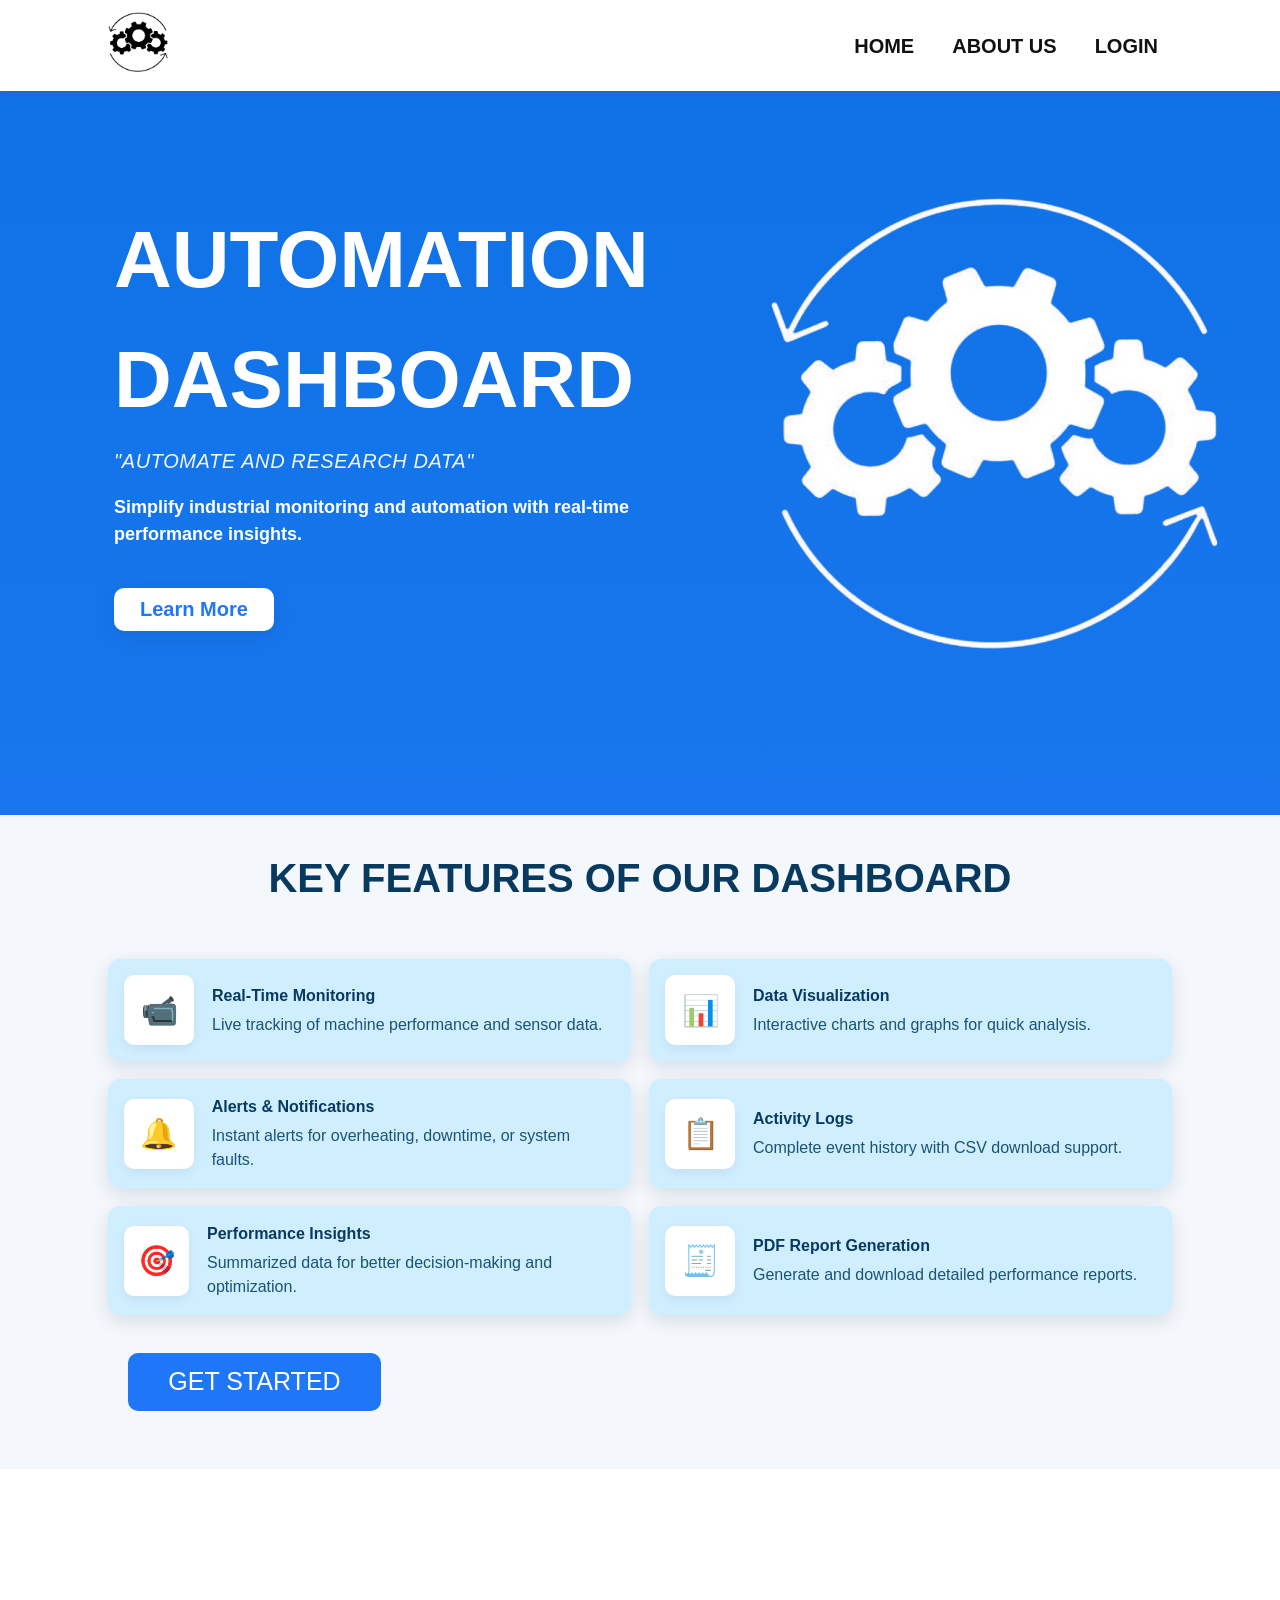
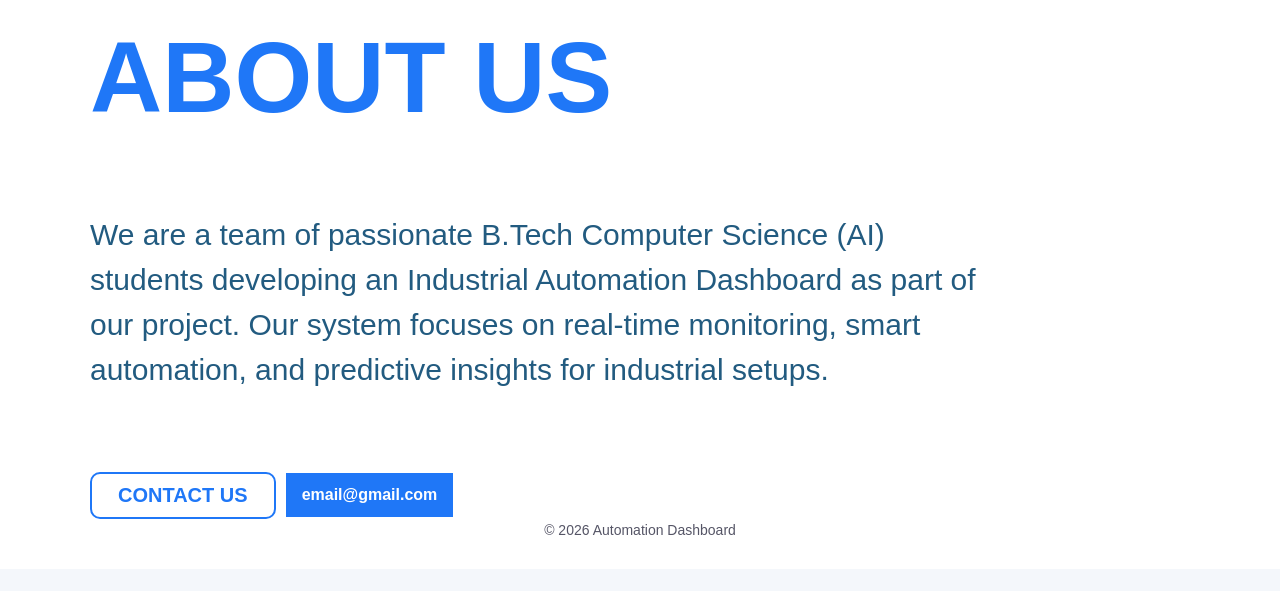
<file: static/home.html>
<!DOCTYPE html>
<html lang="en">
<head>
  <meta charset="utf-8" />
  <meta name="viewport" content="width=device-width, initial-scale=1" />
  <title>Automation Dashboard — Home</title>
  <link rel="stylesheet" href="home.css" />
</head>
<body>
  <!-- HEADER -->
  <header class="site-header">
    <div class="header-inner">
      <div class="logo">
        <img src="logo.png" alt="Automation Dashboard Logo" class="logo-img" />
      </div>

      <nav class="main-nav">
        <a href="#home" class="nav-link">HOME</a>
        <a href="#about" class="nav-link">ABOUT US</a>
        <a href="login.html" class="nav-link cta">LOGIN</a>
      </nav>
    </div>
  </header>

  <!-- MAIN CONTENT -->
  <main id="home">
    <!-- HERO -->
    <section class="hero">
      <div class="hero-inner">
        <div class="hero-left">
          <h1 class="hero-title">AUTOMATION DASHBOARD</h1>
          <p class="hero-tag">"AUTOMATE AND RESEARCH DATA"</p>

          <p class="hero-sub">
            Simplify industrial monitoring and automation with real-time performance insights.
          </p>

          <button id="getStarted" class="btn primary">Learn More</button>
        </div>

        <div class="hero-right">
          <img src="main_logo.png" alt="Dashboard Illustration" class="hero-img" />
        </div>
      </div>
    </section>

    <!-- FEATURES TITLE -->
    <section class="features-title">
      <div class="title-inner">
        <h2>KEY FEATURES OF OUR DASHBOARD</h2>
      </div>
    </section>

    <!-- FEATURES -->
    <section class="features" id="features">
      <div class="feature">
        <div class="feature-icon">📹</div>
        <div class="feature-body">
          <h3>Real-Time Monitoring</h3>
          <p>Live tracking of machine performance and sensor data.</p>
        </div>
      </div>

      <div class="feature">
        <div class="feature-icon">📊</div>
        <div class="feature-body">
          <h3>Data Visualization</h3>
          <p>Interactive charts and graphs for quick analysis.</p>
        </div>
      </div>

      <div class="feature">
        <div class="feature-icon">🔔</div>
        <div class="feature-body">
          <h3>Alerts & Notifications</h3>
          <p>Instant alerts for overheating, downtime, or system faults.</p>
        </div>
      </div>

      <div class="feature">
        <div class="feature-icon">📋</div>
        <div class="feature-body">
          <h3>Activity Logs</h3>
          <p>Complete event history with CSV download support.</p>
        </div>
      </div>

      <div class="feature">
        <div class="feature-icon">🎯</div>
        <div class="feature-body">
          <h3>Performance Insights</h3>
          <p>Summarized data for better decision-making and optimization.</p>
        </div>
      </div>

      <div class="feature">
        <div class="feature-icon">🧾</div>
        <div class="feature-body">
          <h3>PDF Report Generation</h3>
          <p>Generate and download detailed performance reports.</p>
        </div>
      </div>
      </div>
      <div class="getStarted">
        <a href="#registor" >GET STARTED</a></div>
    </section>

    <!-- ABOUT -->
    <section class="about" id="about">
      <div class="about-inner">
        <h2>ABOUT US</h2>
        <p class="about-text">
          We are a team of passionate B.Tech Computer Science (AI) students developing an
          Industrial Automation Dashboard as part of our project. Our system focuses on real-time
          monitoring, smart automation, and predictive insights for industrial setups.
        </p>

        <div class="contact-row">
          <button class="btn outline" id="contactBtn">CONTACT US</button>
          <div class="email-pill">email@gmail.com</div>
        </div>
      </div>
    </section>

    <!-- LOGIN ANCHOR -->
    <div id="login" style="height:1px; margin-top:-100px;"> 
    </div>
  </main>

  <!-- FOOTER -->
  <footer class="site-footer">
    <div class="footer-inner">
      <span>© <span id="year"></span> Automation Dashboard</span>
    </div>
  </footer>

  <script src="home.js"></script>
</body>
</html>
</file>
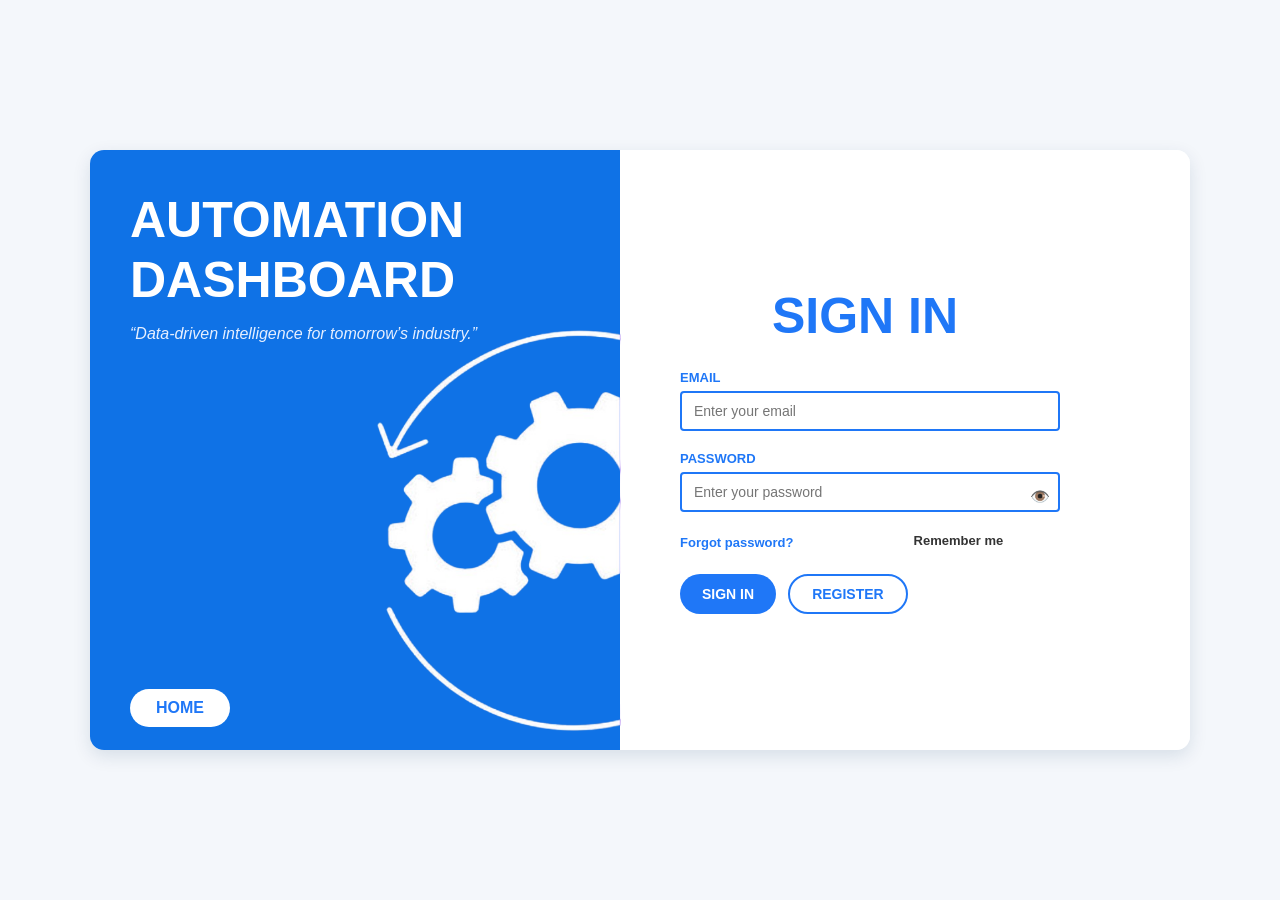
<file: static/login.html>
<!DOCTYPE html>
<html lang="en">
<head>
  <meta charset="UTF-8" />
  <meta name="viewport" content="width=device-width, initial-scale=1.0" />
  <title>Login - Automation Dashboard</title>
  <link rel="stylesheet" href="login.css" />
</head>
<body>
  <div class="login-container">
    <!-- LEFT BLUE PANEL -->
    <div class="login-left">
      <div class="logo-area">
        <h1>AUTOMATION<br>DASHBOARD</h1>
        <p class="tagline">“Data-driven intelligence for tomorrow’s industry.”</p>
        <img src="login_logo.png" alt="Automation Dashboard Graphic" class="side-img" />
      </div>
      <a href="home.html" class="home-btn">HOME</a>
    </div>

    <!-- RIGHT WHITE PANEL -->
    <div class="login-right">
      <h2 class="form-title">SIGN IN</h2>

      <form class="login-form" id="loginForm">
        <div class="input-group">
          <label for="email">EMAIL</label>
          <input type="email" id="email" placeholder="Enter your email" required />
        </div>

        <div class="input-group password-group">
          <label for="password">PASSWORD</label>
          <input type="password" id="password" placeholder="Enter your password" required />
          <span id="togglePassword" class="toggle-icon">👁️</span>
        </div>

        <div class="options">
          <a href="#" class="forgot">Forgot password?</a>
          <label class="remember"><input type="checkbox" /> Remember me</label>
        </div>

        <div class="btn-row">
          <button type="submit" class="btn primary">SIGN IN</button>
          <a href="register.html" class="btn outline">REGISTER</a>
        </div>
      </form>
    </div>
  </div>

  <script src="login.js"></script>
</body>
</html>
</file>
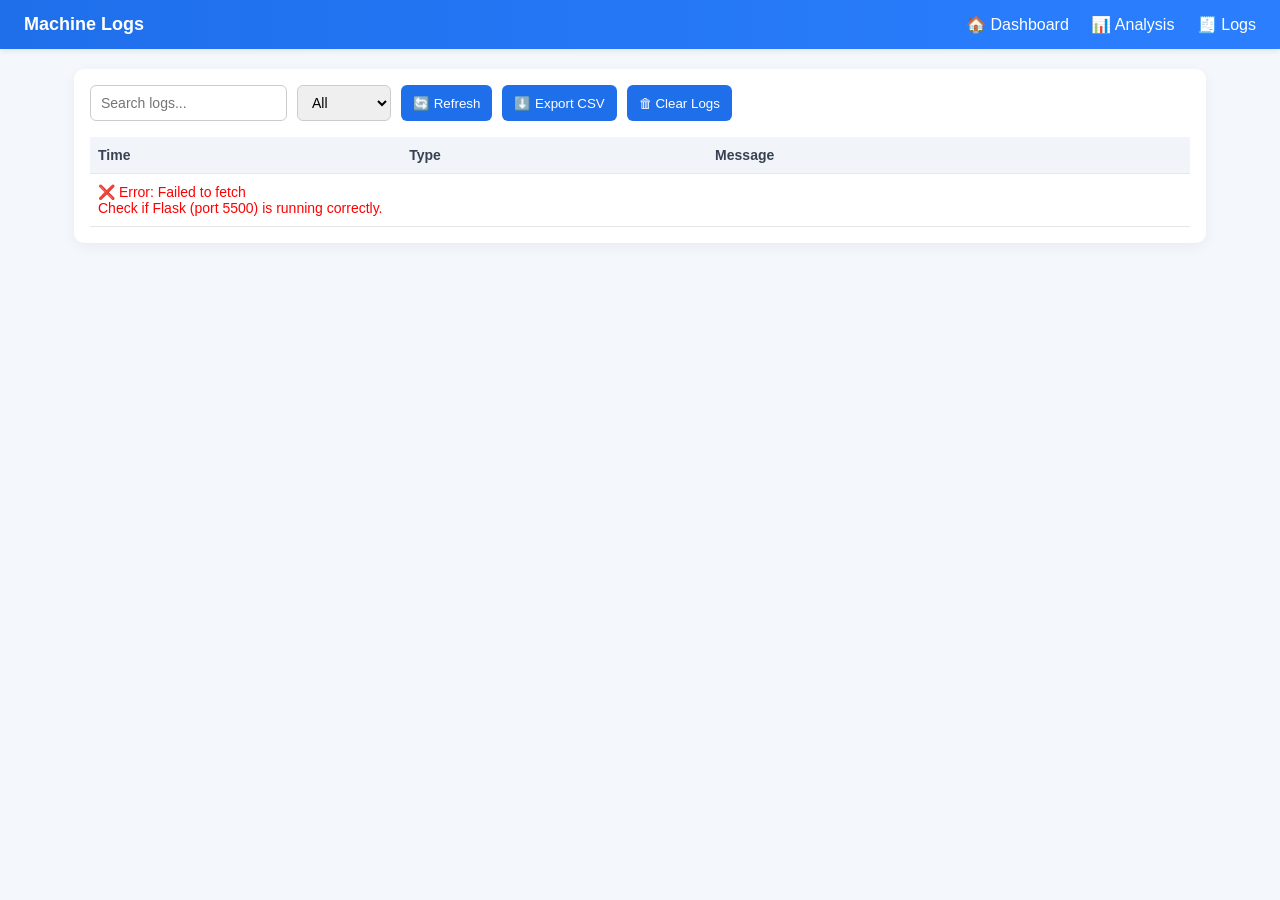
<file: static/logs.html>
<!DOCTYPE html>
<html lang="en">
<head>
  <meta charset="utf-8" />
  <meta name="viewport" content="width=device-width, initial-scale=1" />
  <title>Machine Logs - Industrial Automation Dashboard</title>
  <link rel="stylesheet" href="logs.css" />
</head>
<body>
  <header class="topbar">
    <h1>Machine Logs</h1>
    <nav class="nav-links">
      <a href="index.html">🏠 Dashboard</a>
      <a href="analysis.html">📊 Analysis</a>
      <a href="logs.html">🧾 Logs</a>
    </nav>
  </header>

  <main class="logs-container">
    <div class="controls">
      <input type="text" id="searchLog" placeholder="Search logs..." />
      <select id="filterType">
        <option value="ALL">All</option>
        <option value="INFO">Info</option>
        <option value="WARNING">Warning</option>
        <option value="ERROR">Error</option>
      </select>
      <button id="refreshLogs">🔄 Refresh</button>
      <button id="exportLogs">⬇️ Export CSV</button>
      <button id="clearLogs">🗑 Clear Logs</button>
    </div>

    <table class="logs-table">
      <thead>
        <tr>
          <th>Time</th>
          <th>Type</th>
          <th>Message</th>
        </tr>
      </thead>
      <tbody id="logsTableBody">
        <!-- Logs will be injected dynamically -->
      </tbody>
    </table>
  </main>

  <script src="logs.js"></script>
</body>
</html>
</file>
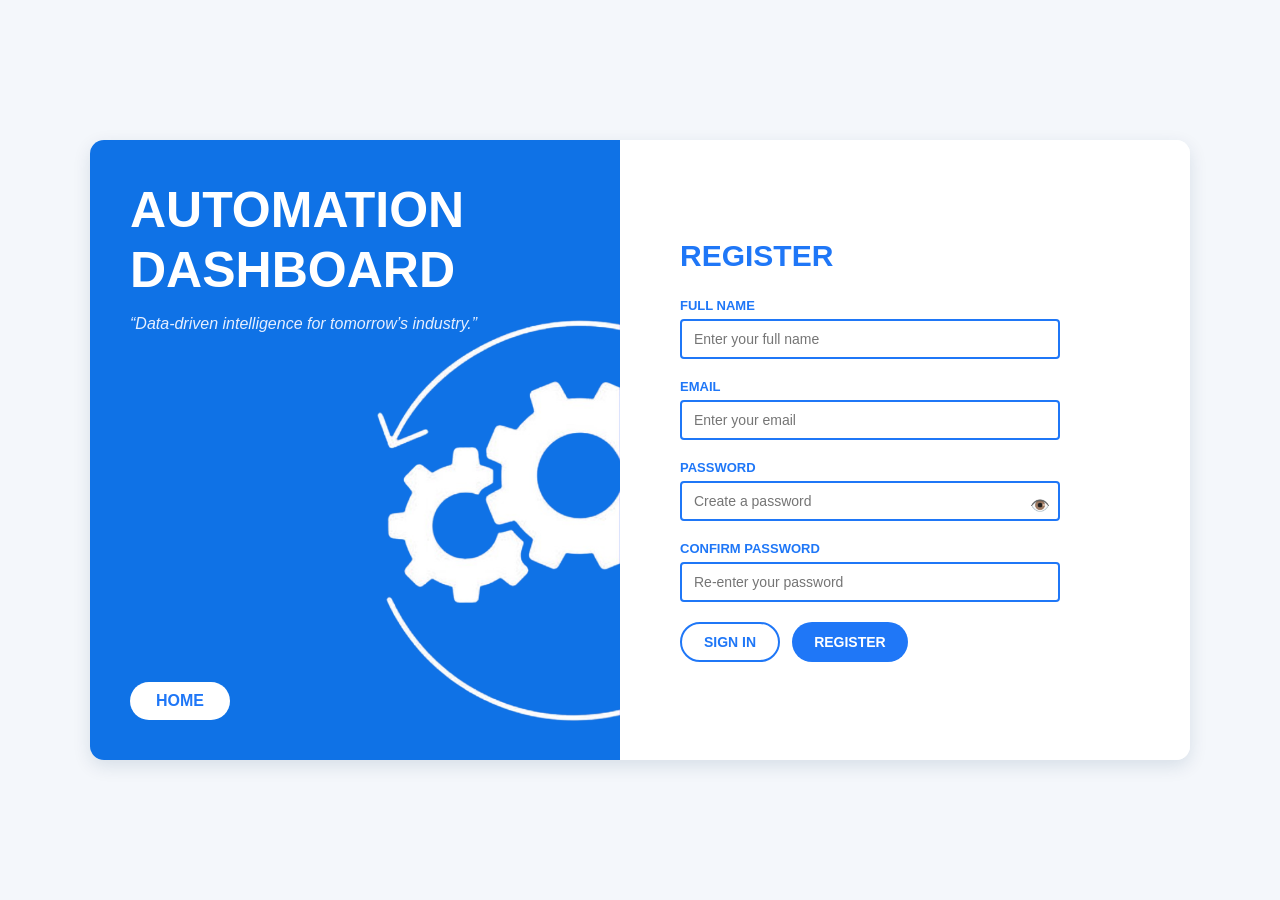
<file: static/register.html>
<!DOCTYPE html>
<html lang="en">
<head>
  <meta charset="UTF-8" />
  <meta name="viewport" content="width=device-width, initial-scale=1.0" />
  <title>Register - Automation Dashboard</title>
  <link rel="stylesheet" href="register.css" />
</head>
<body>
  <div class="register-container">
    <!-- LEFT BLUE PANEL -->
    <div class="register-left">
      <div class="logo-area">
        <h1>AUTOMATION<br>DASHBOARD</h1>
        <p class="tagline">“Data-driven intelligence for tomorrow’s industry.”</p>
        <img src="login_logo.png" alt="Automation Dashboard Graphic" class="side-img" />
      </div>
      <a href="home.html" class="home-btn">HOME</a>
    </div>

    <!-- RIGHT WHITE PANEL -->
    <div class="register-right">
      <h2 class="form-title">REGISTER</h2>

      <form class="register-form" id="registerForm">
        <div class="input-group">
          <label for="fullname">FULL NAME</label>
          <input type="text" id="fullname" placeholder="Enter your full name" required />
        </div>

        <div class="input-group">
          <label for="email">EMAIL</label>
          <input type="email" id="email" placeholder="Enter your email" required />
        </div>

        <div class="input-group password-group">
          <label for="password">PASSWORD</label>
          <input type="password" id="password" placeholder="Create a password" required />
          <span id="togglePassword" class="toggle-icon">👁️</span>
        </div>

        <div class="input-group">
          <label for="confirmPassword">CONFIRM PASSWORD</label>
          <input type="password" id="confirmPassword" placeholder="Re-enter your password" required />
        </div>

        <div class="btn-row">
          <a href="login.html" class="btn outline">SIGN IN</a>
          <button type="submit" class="btn primary">REGISTER</button>
        </div>
      </form>
    </div>
  </div>

  <script src="register.js"></script>
</body>
</html>
</file>
<file: static/home.css>
:root {
  --blue: #1f77f7;
  --blue-dark: #1565d8;
  --bg-blue: #0f72e6;
  --page-bg: #f4f7fb;
  --panel-blue: #cfeeff;
  --radius: 14px;
  --shadow: 0 6px 18px rgba(11, 46, 93, 0.12);
  --max-width: 1100px;
}

/* RESET */
* { box-sizing: border-box; }
body {
  margin: 0;
  font-family: "Segoe UI", Arial, sans-serif;
  background: var(--page-bg);
  color: #0b3f72;
  line-height: 1.5;
}

/* HEADER */
.site-header {
  background: #fff;
  box-shadow: 0 2px 6px rgba(0, 0, 0, 0.06);
  position: sticky;
  top: 0;
  z-index: 100;
}
.header-inner {
  max-width: var(--max-width);
  margin: 0 auto;
  padding: 12px 18px;
  display: flex;
  align-items: center;
  justify-content: space-between;
}
.logo-img {
  height: 60px;
  width: auto;
}
.main-nav {
  display: flex;
  gap: 10px;
}
.nav-link {
  text-decoration: none;
  color: #111;
  font-weight: 700;
  font-size: 20px;
  padding: 8px 14px;
  border-radius: 10px;
  transition: background 0.3s;
}
.nav-link:hover {
  background: #eee;
}
.nav-link.cta {
  background: #ffffff;
  border-radius: 10px;
  color: #111;
}
.nav-link.cta:hover {
  background: #eee;
}

/* HERO */
.hero {
  background: linear-gradient(180deg, var(--bg-blue) 0%, #1976ee 100%);
  color: #fff;
  padding: 60px 0;
}
.hero-inner {
  max-width: var(--max-width);
  margin: 0 auto;
  display: flex;
  gap: 40px;
  align-items: center;
  justify-content: space-between;
  padding: 24px;
  padding-top: px;
  padding-bottom: 100px;
}
.hero-left {
  flex: 1;
  min-width: 260px;
}
.hero-right {
  width: 360px;
  display: flex;
  justify-content: center;
  align-items: center;
}
.hero-img {
  width: 200%;
  max-width: 620px;
  height: auto;
  border-radius: 12px;
}
.hero-title {
  font-size: 80px;
  margin: 0;
  font-weight: 800;
}
.hero-tag {
  margin: 6px 0 18px;
  font-size: 20px;
  font-style: italic;
  opacity: 0.95;
  letter-spacing: 0.6px;
}
.hero-sub {
  max-width: 520px;
  font-weight: 600;
  font-size: 18px;
  margin-bottom: 20px;
  padding-bottom: 20px;
}
.btn {
  display: inline-flex;
  align-items: center;
  font-size: 20px;
  gap: 8px;
  border-radius: 10px;
  padding: 10px 26px;
  cursor: pointer;
  border: 0;
  font-weight: 700;
}
.btn.primary {
  background: #fff;
  color: var(--blue);
  box-shadow: var(--shadow);
}
.btn.outline {
  background: transparent;
  border: 2px solid var(--blue);
  color: var(--blue);
}

/* FEATURES */
.features-title {
  text-align: center;
  margin: 30px 0 10px;
}
.features-title h2 {
  color: #083a60;
  font-size: 40px;
}
.features {
  max-width: var(--max-width);
  margin: 20px auto 40px;
  padding: 18px;
  display: grid;
  gap: 18px;
  grid-template-columns: 1fr;
}
@media (min-width: 850px) {
  .features {
    grid-template-columns: 1fr 1fr;
  }
}
.feature {
  display: flex;
  gap: 18px;
  align-items: center;
  background: var(--panel-blue);
  padding: 16px;
  border-radius: 12px;
  box-shadow: var(--shadow);
}
.feature-icon {
  background: #fff;
  width: 70px;
  height: 70px;
  border-radius: 10px;
  display: flex;
  align-items: center;
  justify-content: center;
  font-size: 30px;
  box-shadow: 0 4px 12px rgba(0, 0, 0, 0.06);
}
.feature-body h3 {
  margin: 0 0 5px;
  font-size: 16px;
  color: #083a60;
}
.feature-body p {
  margin: 0;
  color: #084461;
  opacity: 0.9;
}
.getStarted {
  background-color: var(--blue);
  margin-top: 20px;
  border-radius: 10px;
  color: var(--blue);
  margin-right: 250px;
  padding-top: 10px;
  margin-left: 20px;
  padding-bottom: 10px;
   text-align: center;
}
.getStarted a{
  color: white;
    font-size: 25px;
  text-decoration: none;
}
.getStarted :hover{

  background-color:var(--blue-dark);
  border-radius: 10px;
  padding:12px;
  padding-left: 52px;
  padding-right: 53px;
}

/* ABOUT */
.about {
  background: #fff;
  padding: 50px 20px;
}
.about-inner {
  max-width: var(--max-width);
  margin: 0 auto;
}
.about-inner h2 {
  font-size: 100px;
  color: var(--blue);
  margin-bottom: 10px;
  padding-bottom: 30px;
}
.about-text {
  max-width: 900px;
  font-size: 30px;
  color: #0b4a73;
  opacity: 0.9;
  padding-bottom: 50px;
}
.contact-row {
  display: flex;
  gap: 10px;
  align-items: center;
  margin-top: 18px;
}
.email-pill {
  background: var(--blue);
  color: #fff;
  padding: 10px 16px;
  font-weight: 700;
}

/* FOOTER */
.site-footer {
  text-align: center;
  padding: 50px 20px;
  color: #556;
  font-size: 14px;
}

/* RESPONSIVE */
@media (max-width: 900px) {
  .hero-inner {
    flex-direction: column;
    text-align: center;
  }
  .hero-right {
    width: 100%;
  }
  .hero-img {
    max-width: 300px;
  }
}
</file>
<file: static/login.css>
:root {
  --blue: #1f77f7;
  --dark-blue: #0f72e6;
  --light-blue: #f4f7fb;
  --radius: 14px;
  --shadow: 0 6px 18px rgba(11, 46, 93, 0.12);
  --transition: all 0.3s ease;
}

/* Base */
* {
  box-sizing: border-box;
  margin: 0;
  padding: 0;
  font-family: "Segoe UI", Arial, sans-serif;
}

body {
  height: 100vh;
  display: flex;
  align-items: center;
  justify-content: center;
  background: var(--light-blue);
}

/* Layout */
.login-container {
  display: flex;
  width: 100%;
  max-width: 1100px;
  height: 600px;
  background: #fff;
  border-radius: var(--radius);
  box-shadow: var(--shadow);
  overflow: hidden;
}

/* LEFT SIDE */
.login-left {
  flex: 1;
  background: var(--dark-blue);
  color: #fff;
  display: flex;
  flex-direction: column;
  justify-content: space-between;
  padding: 40px;
  position: relative;
}

.logo-area h1 {
  font-size: 50px;
  font-weight: 800;
  line-height: 1.2;
  margin-bottom: 15px;
}

.tagline {
  font-size: 16px;
  font-style: italic;
  color: #e6efff;
  margin-bottom: 20px;
}

.side-img {
  width: 100%;
  max-width: 250px;
  margin-top: -40px;
  margin-left: 241px;
}

.home-btn {
  background: #fff;
  color: var(--blue);
  padding: 10px 26px;
  margin-top: -50px;
  font-weight: 700;
  border-radius: 30px;
  text-decoration: none;
  align-self: flex-start;
  transition: var(--transition);
}
.home-btn:hover {
  background: #e9f1ff;
}

/* RIGHT SIDE */
.login-right {
  flex: 1;
  background: #fff;
  display: flex;
  flex-direction: column;
  justify-content: center;
  padding: 40px 60px;
}

.form-title {
  color: var(--blue);
  font-size: 50px;
  font-weight: 800;
  margin-bottom: 25px;
  margin-right: 80px;
  text-align: center;
}

/* FORM */
.login-form {
  width: 100%;
  max-width: 380px;
}

.input-group {
  margin-bottom: 20px;
  position: relative;
}
label {
  display: block;
  font-size: 13px;
  font-weight: 700;
  color: var(--blue);
  margin-bottom: 6px;
}
input {
  width: 100%;
  padding: 10px 12px;
  border: 2px solid var(--blue);
  border-radius: 4px;
  font-size: 14px;
  outline: none;
  transition: var(--transition);
}
input:focus {
  border-color: var(--dark-blue);
}

.password-group {
  position: relative;
}
.toggle-icon {
  position: absolute;
  right: 10px;
  top: 36px;
  cursor: pointer;
  font-size: 16px;
  color: var(--blue);
  user-select: none;
}

.options {
  display: flex;
  justify-content: space-between;
  align-items: center;
  font-size: 13px;
  margin-bottom: 20px;
}

.forgot {
  text-decoration: none;
  color: var(--blue);
  font-weight: 600;
}
.forgot:hover {
  text-decoration: underline;
}

.remember {
  color: #333;
}
.remember input {
  margin-right: -150px;
}

/* BUTTONS */
.btn-row {
  display: flex;
  gap: 12px;
}
.btn {
  padding: 10px 22px;
  border-radius: 25px;
  font-weight: 700;
  font-size: 14px;
  cursor: pointer;
  text-decoration: none;
  transition: var(--transition);
  text-align: center;
}
.btn.primary {
  background: var(--blue);
  color: #fff;
  border: none;
}
.btn.primary:hover {
  background: var(--dark-blue);
}
.btn.outline {
  border: 2px solid var(--blue);
  color: var(--blue);
  background: transparent;
}
.btn.outline:hover {
  background: #e9f1ff;
}

/* RESPONSIVE */
@media (max-width: 900px) {
  .login-container {
    flex-direction: column;
    height: auto;
  }
  .login-left,
  .login-right {
    width: 100%;
    padding: 30px;
  }
  .login-right {
    align-items: center;
  }
  .login-form {
    max-width: 100%;
  }
  .form-title {
    text-align: center;
  }
  .btn-row {
    justify-content: center;
  }
}
</file>
<file: static/logs.css>
/* ---------- Root Colors (same as style.css) ---------- */
:root {
  --blue: #1f6feb;
  --muted: #6b7280;
  --bg: #f4f7fb;
  --card: #ffffff;
  --success: #16a34a;
  --warning: #f59e0b;
  --danger: #dc2626;
}

/* ---------- Base ---------- */
body {
  margin: 0;
  background: var(--bg);
  font-family: 'Inter', 'Segoe UI', Arial, sans-serif;
  color: #0f172a;
}

/* ---------- Header ---------- */
.topbar {
  display: flex;
  justify-content: space-between;
  align-items: center;
  padding: 14px 24px;
  background: linear-gradient(90deg, var(--blue), #2b7fff);
  color: white;
  box-shadow: 0 2px 6px rgba(0, 0, 0, 0.08);
}

.topbar h1 {
  margin: 0;
  font-size: 18px;
}

.nav-links a {
  color: white;
  text-decoration: none;
  margin-left: 18px;
  font-weight: 500;
}

/* ---------- Logs Container ---------- */
.logs-container {
  max-width: 1100px;
  margin: 20px auto;
  background: var(--card);
  border-radius: 10px;
  padding: 16px;
  box-shadow: 0 4px 14px rgba(15, 23, 36, 0.05);
}

/* ---------- Controls ---------- */
.controls {
  display: flex;
  gap: 10px;
  margin-bottom: 16px;
  flex-wrap: wrap;
}

.controls input,
.controls select {
  padding: 8px 10px;
  border-radius: 6px;
  border: 1px solid #ccc;
  font-size: 14px;
}

.controls button {
  background: var(--blue);
  color: white;
  border: none;
  padding: 8px 12px;
  border-radius: 6px;
  cursor: pointer;
  font-weight: 500;
  transition: background 0.2s ease;
}

.controls button:hover {
  background: #2563eb;
}

/* ---------- Table ---------- */
.logs-table {
  width: 100%;
  border-collapse: collapse;
  font-size: 14px;
}

.logs-table th,
.logs-table td {
  padding: 10px 8px;
  border-bottom: 1px solid #e5e7eb;
  text-align: left;
}

.logs-table th {
  background: #f1f5f9;
  font-weight: 600;
  color: #374151;
}

.logs-table tr:hover {
  background: #f9fafb;
}

/* ---------- Log Type Colors ---------- */
td.info {
  color: var(--success);
  font-weight: 600;
}

td.warning {
  color: var(--warning);
  font-weight: 600;
}

td.error {
  color: var(--danger);
  font-weight: 600;
}
</file>
<file: static/register.css>
:root {
  --blue: #1f77f7;
  --dark-blue: #0f72e6;
  --light-blue: #f4f7fb;
  --radius: 14px;
  --shadow: 0 6px 18px rgba(11, 46, 93, 0.12);
  --transition: all 0.3s ease;
}

/* Base */
* {
  box-sizing: border-box;
  margin: 0;
  padding: 0;
  font-family: "Segoe UI", Arial, sans-serif;
}

body {
  height: 100vh;
  display: flex;
  align-items: center;
  justify-content: center;
  background: var(--light-blue);
}

/* Layout */
.register-container {
  display: flex;
  width: 100%;
  max-width: 1100px;
  height: 620px;
  background: #fff;
  border-radius: var(--radius);
  box-shadow: var(--shadow);
  overflow: hidden;
}

/* LEFT PANEL */
.register-left {
  flex: 1;
  background: var(--dark-blue);
  color: #fff;
  display: flex;
  flex-direction: column;
  justify-content: space-between;
  padding: 40px;
}

.logo-area h1 {
  font-size: 50px;
  font-weight: 800;
  line-height: 1.2;
  margin-bottom: 15px;
}

.tagline {
  font-size: 16px;
  font-style: italic;
  color: #e6efff;
  margin-bottom: 20px;
}

.side-img {
  width: 100%;
  max-width: 250px;
  margin-top: -40px;
  margin-left: 241px;
}

.home-btn {
  background: #fff;
  color: var(--blue);
  padding: 10px 26px;
  margin-top: -50px;
  font-weight: 700;
  border-radius: 30px;
  text-decoration: none;
  align-self: flex-start;
  transition: var(--transition);
}
.home-btn:hover {
  background: #e9f1ff;
}

/* RIGHT PANEL */
.register-right {
  flex: 1;
  background: #fff;
  display: flex;
  flex-direction: column;
  justify-content: center;
  padding: 40px 60px;
}

.form-title {
  color: var(--blue);
  font-size: 30px;
  font-weight: 800;
  margin-bottom: 25px;
  text-align: left;
}

/* FORM */
.register-form {
  width: 100%;
  max-width: 380px;
}

.input-group {
  margin-bottom: 20px;
  position: relative;
}
label {
  display: block;
  font-size: 13px;
  font-weight: 700;
  color: var(--blue);
  margin-bottom: 6px;
}
input {
  width: 100%;
  padding: 10px 12px;
  border: 2px solid var(--blue);
  border-radius: 4px;
  font-size: 14px;
  outline: none;
  transition: var(--transition);
}
input:focus {
  border-color: var(--dark-blue);
}

.password-group {
  position: relative;
}
.toggle-icon {
  position: absolute;
  right: 10px;
  top: 36px;
  cursor: pointer;
  font-size: 16px;
  color: var(--blue);
  user-select: none;
}

/* BUTTONS */
.btn-row {
  display: flex;
  gap: 12px;
  margin-top: 10px;
}
.btn {
  padding: 10px 22px;
  border-radius: 25px;
  font-weight: 700;
  font-size: 14px;
  cursor: pointer;
  text-decoration: none;
  transition: var(--transition);
  text-align: center;
}
.btn.primary {
  background: var(--blue);
  color: #fff;
  border: none;
}
.btn.primary:hover {
  background: var(--dark-blue);
}
.btn.outline {
  border: 2px solid var(--blue);
  color: var(--blue);
  background: transparent;
}
.btn.outline:hover {
  background: #e9f1ff;
}

/* RESPONSIVE */
@media (max-width: 900px) {
  .register-container {
    flex-direction: column;
    height: auto;
  }
  .register-left,
  .register-right {
    width: 100%;
    padding: 30px;
  }
  .register-right {
    align-items: center;
  }
  .register-form {
    max-width: 100%;
  }
  .form-title {
    text-align: center;
  }
  .btn-row {
    justify-content: center;
  }
}
</file>
